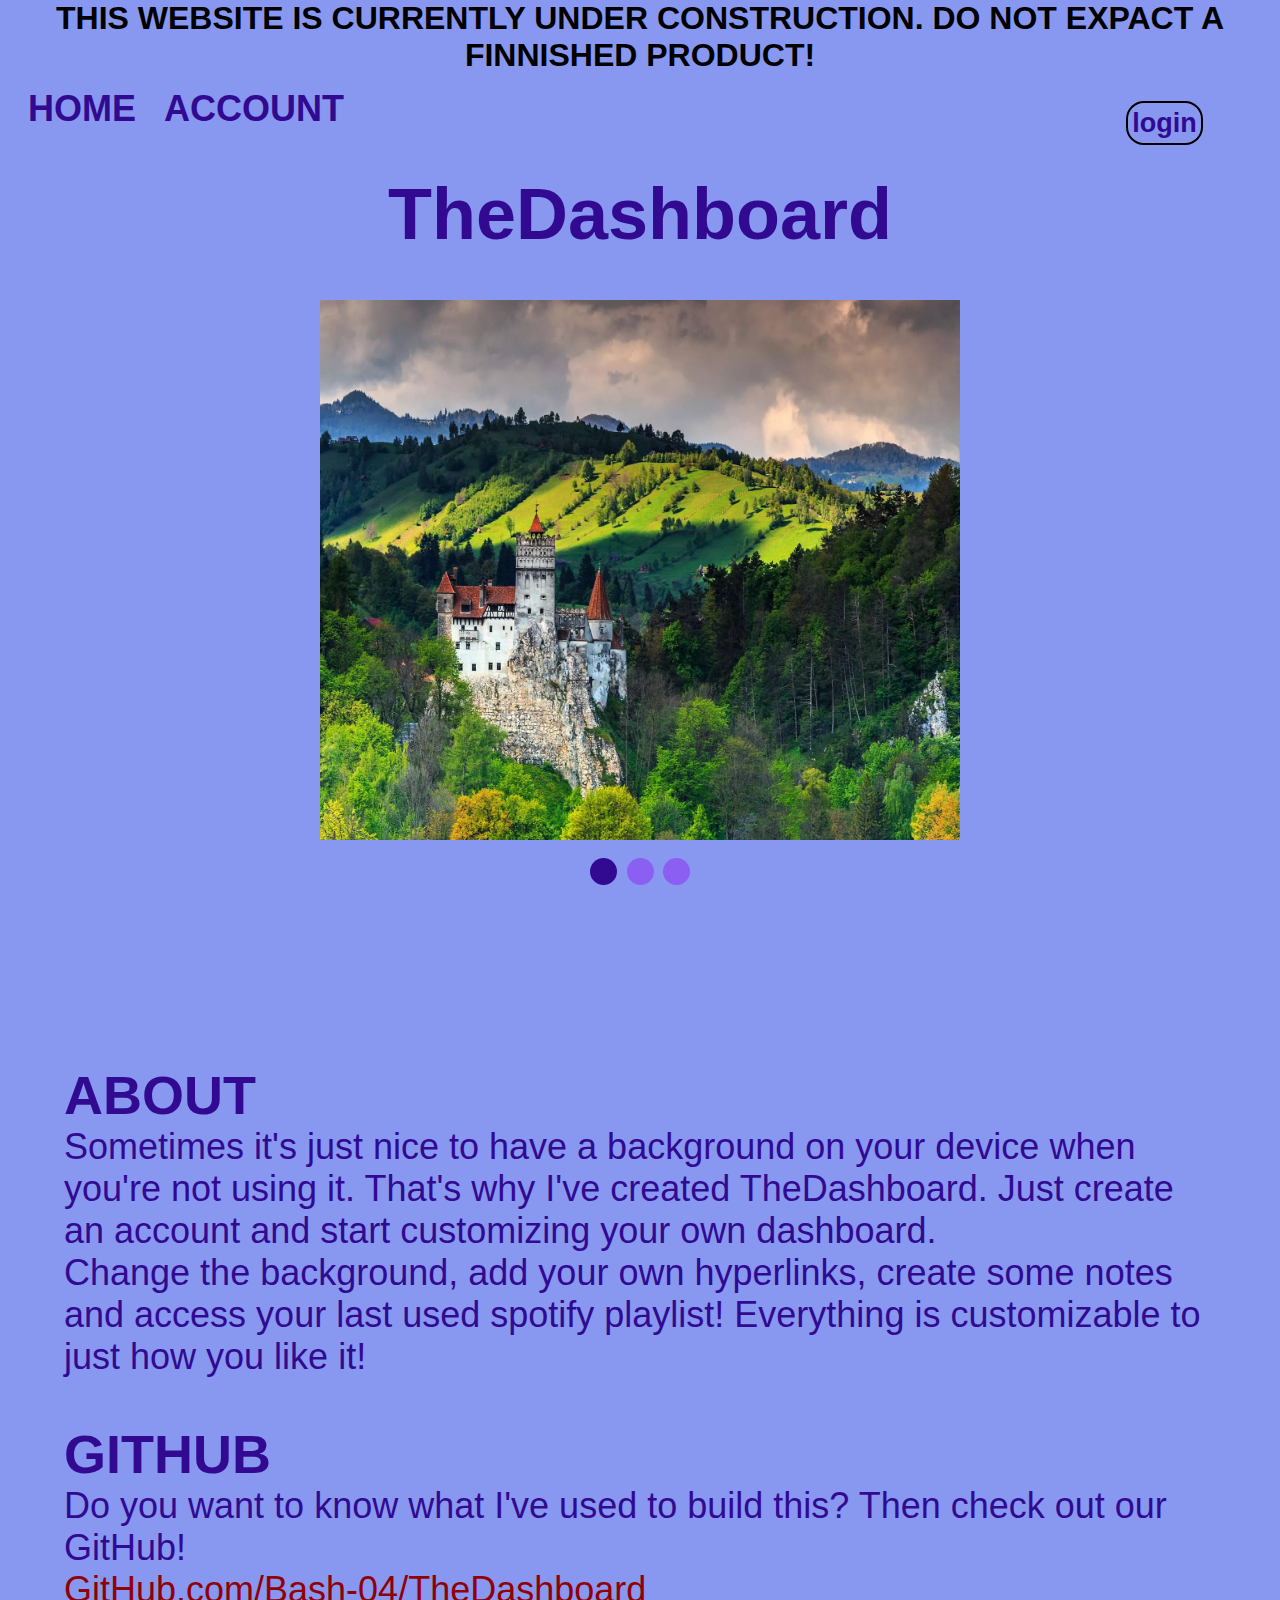
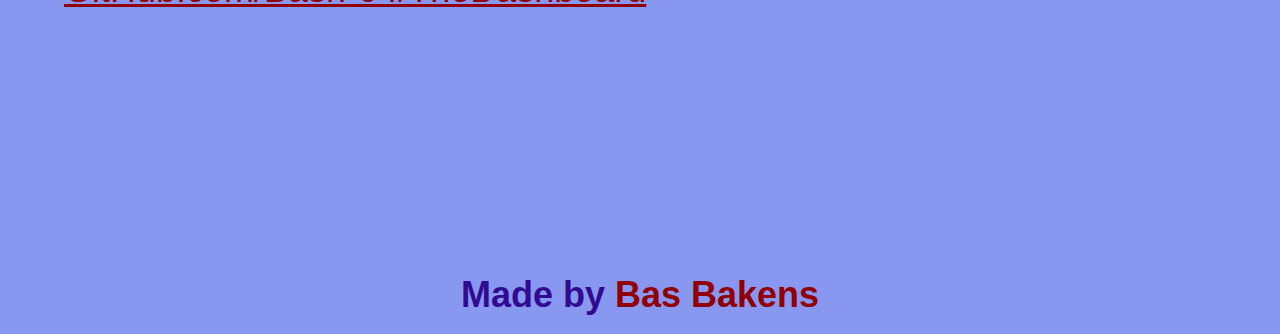
<file: web/index.html>
<!doctype html>
<html>
    <head>
        <meta name="viewport" consent="with=device-width, initial-scale=1">
        <title>TheDashboard</title>
<!--linking-->
        <link rel="stylesheet" href="./src/css/general.css">
        <link rel="stylesheet" href="./src/css/main.css">
    </head>
    <body>
<!--construction-->
        <section class="construction">
            <h1>THIS WEBSITE IS CURRENTLY UNDER CONSTRUCTION. DO NOT EXPACT A FINNISHED PRODUCT!</h1>
        </section>
        
        <section class="header">
<!--navigation-->
            <section class="navbar">
    <!--nav-->
                <section class="nav">
                <nav>
                    <ul>
                        <li><a href="./">HOME</a></li>
                        <li><a href="./u/default/account/">ACCOUNT</a></li>
                    </ul>
                </nav>
                </section>
    <!--account-->
                <section class="account">
        <!--login-->
                    <div class="login" id="google-login">
                        <a href="/u/default/account/">login</a>
                    </div>
                </section>
            </section>

<!--main header-->
            <section class="box1">
                <h1>TheDashboard</h1>
                <div class="imageslider">
                    <img class="slide" src="./src/images/background/bran-castle-romania.jpg">
                    <img class="slide" src="./src/images/background/5052518926610576400.jpg">
                    <img class="slide" src="./src/images/background/284466.jpg">

                    <div class="dots">
                    <span class="dot" onclick="currentSlide(1)"></span>
                    <span class="dot" onclick="currentSlide(2)"></span>
                    <span class="dot" onclick="currentSlide(3)"></span> 
                    </div>
                </div>
            </section>
            <script src="./src/function/image-slider.js"></script>
        </section>

<!--middenstuk-->
        <section class="middenstuk">
            <section class="tb">
                <h1>ABOUT</h1>
                <p>
                    Sometimes it's just nice to have a background on your device when you're not using it. 
                    That's why I've created TheDashboard.
                    Just create an account and start customizing your own dashboard. 
                </p>
                <p>
                    Change the background, add your own hyperlinks, create some notes and access your last used spotify playlist!
                    Everything is customizable to just how you like it!
                </p>
            </section>
            <section class="tb">
                <h1>GITHUB</h1>
                <p>
                    Do you want to know what I've used to build this? Then check out our GitHub!
                </p>
                <a href="https://github.com/Bash-04/TheDashboard" target="_blank">GitHub.com/Bash-04/TheDashboard</a>
            </section>
        </section>
<!--footer-->
        <section class="footer"></section>
<!--credit-->
        <section class="credit">
            <h1>Made by <a href="https://basbakens.ga" target="_blank">Bas Bakens</a></h1>
        </section>
    </body>
</html>
</file>
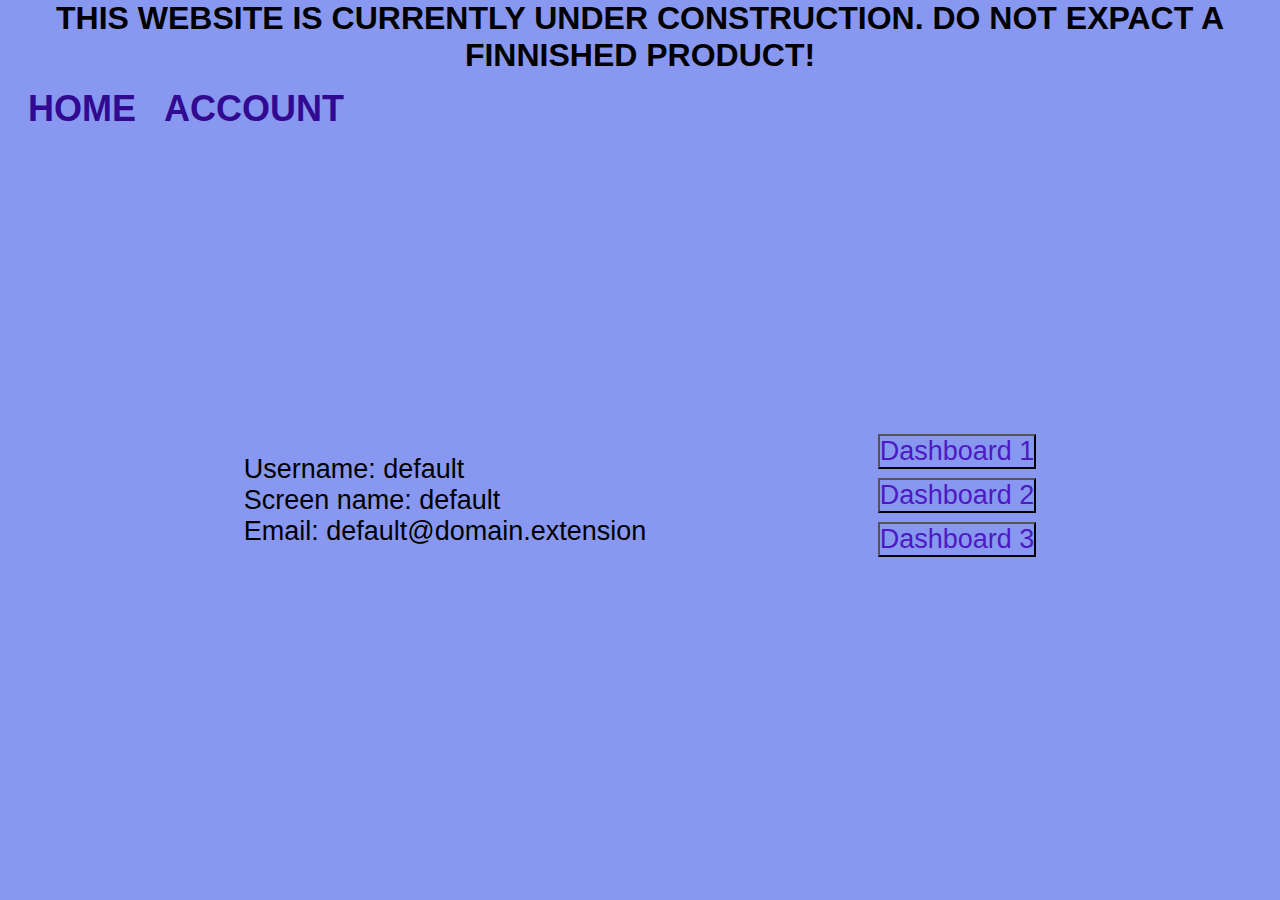
<file: web/u/default/account/index.html>
<!doctype html>
<html>
    <head>
        <meta name="viewport" consent="with=device-width, initial-scale=1">
        <title>default</title>
<!--linking-->
        <link rel="stylesheet" href="../../../src/css/general.css">
        <link rel="stylesheet" href="../../../src/css/user.css">
    </head>
    <body>
<!--construction-->
        <section class="construction">
            <h1>THIS WEBSITE IS CURRENTLY UNDER CONSTRUCTION. DO NOT EXPACT A FINNISHED PRODUCT!</h1>
        </section>
        
<!--navigation-->
        <section class="navbar">
            <nav>
    <!--nav-->
                <section class="nav">
                <nav>
                    <ul>
                        <li><a href="../../../">HOME</a></li>
                        <li><a href="./">ACCOUNT</a></li>
                    </ul>
                </nav>
                </section>
            </nav>
        </section>
<!--user-->
        <section class="user">
            <section class="user-information">
                <div id="username">Username: default</div>
                <div id="screen-name">Screen name: default</div>
                <div id="email">Email: default@domain.extension</div>
            </section>
            <section class="dashboards">
                <button id="dashboard"><a href="../dashboard/1">Dashboard 1</a></button>
                <button id="dashboard"><a href="../dashboard/2">Dashboard 2</a></button>
                <button id="dashboard"><a href="../dashboard/3">Dashboard 3</a></button>
            </section>
        </section>
    </body>
</html>
</file>
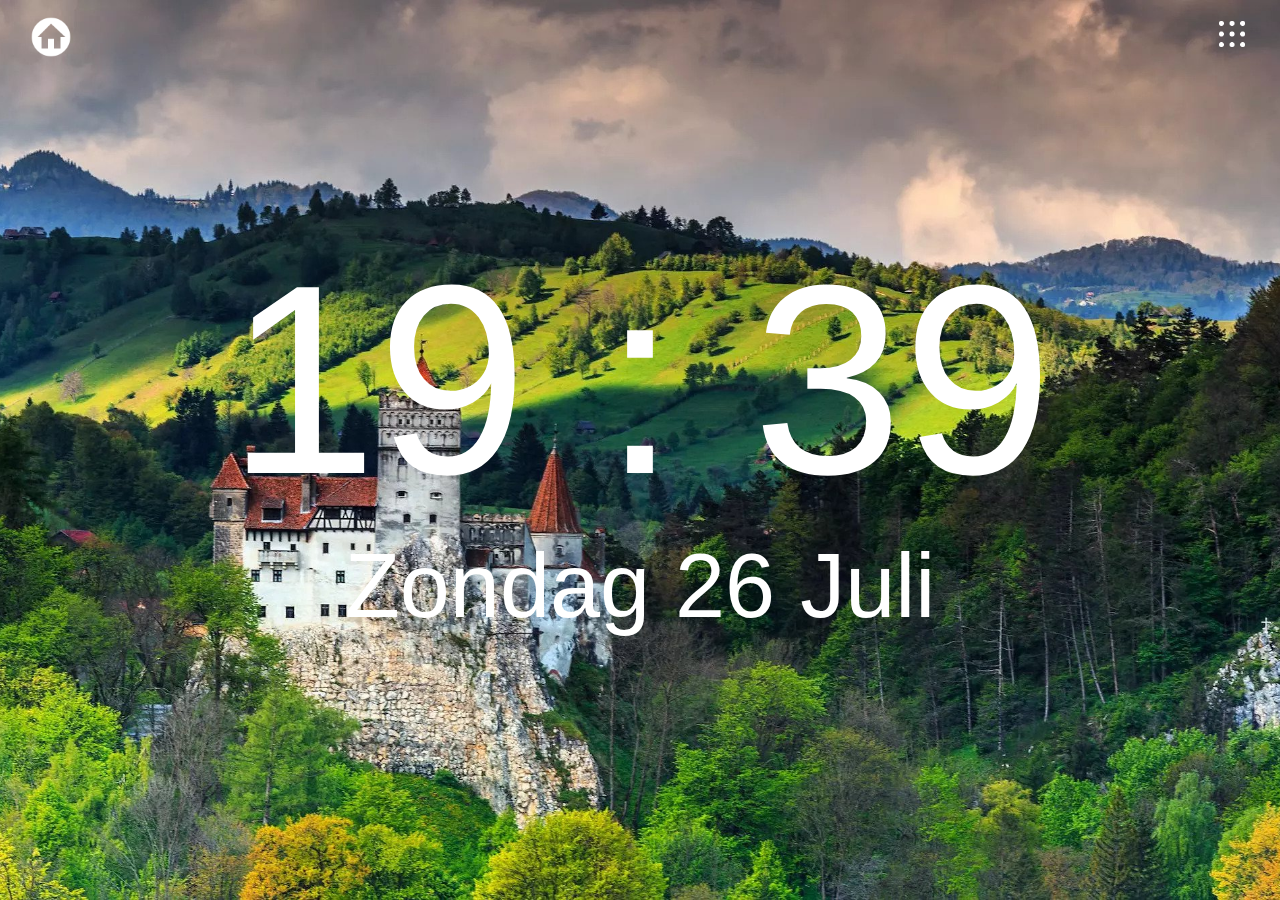
<file: web/u/default/dashboard/1.html>
<!doctype html>
<html>
    <head>
        <meta name="viewport" consent="with=device-width, initial-scale=1">
        <title>dashboard</title>
<!--linking-->
        <link rel="stylesheet" href="../../../src/css/general.css">
        <link rel="stylesheet" href="../../../src/css/dashboard.css">
        <link rel="stylesheet" href="https://cdnjs.cloudflare.com/ajax/libs/font-awesome/6.0.0-beta2/css/all.min.css" integrity="sha512-YWzhKL2whUzgiheMoBFwW8CKV4qpHQAEuvilg9FAn5VJUDwKZZxkJNuGM4XkWuk94WCrrwslk8yWNGmY1EduTA==" crossorigin="anonymous" referrerpolicy="no-referrer" />
        <link rel="stylesheet" href="../../../src/css/colorjoe.css">
        <script src="../../../src/function/colorjoe.min.js"></script>
    </head>
    <body>
        <section class="dashboard" id="dashb-backgr" style="background-image: url('../../../src/images/background/bran-castle-romania.jpg');">
<!--navigation-->
            <section class="navbar">
    <!--nav-->
                <section class="nav">
                <nav>
                    <ul>
                        <li><a href="../../../"><img src="../../../src/icons/home-circle-white.png"></a></li>
                    </ul>
                </nav>
                </section>
                <div class="dotmenu">
                    <img id="dotmenu" src="../../../src/icons/dot-menu_white.png" style="height: 40px; width: 40px;">
                </div>
            </section>

<!--script menu-->
<script src="../../../src/function/dotmenu.js"></script>

<!--menu-->
<section class="menu" style="display: none;" id="menu">
    <div id="button">
        <a href="../account/"><img src="../../../src/images/menu/account.png"></a>
        <h5>Account</h5>
    </div>
    <div id="opensettings">
        <img src="../../../src/images/menu/settings.png">
        <h5>Settings</h5>
    </div>
    <div id="button">
        <a href="https://mail.google.com" target="_blank"><img src="../../../src/images/menu/gmail.png"></a>
        <h5>Gmail</h5>
    </div>
    <div id="notedopen">
        <img src="../../../src/icons/noted.png">
        <h1>Noted</h1>
    </div>
    <div id="button">
        <a href="https://google.com" target="_blank"><img src="../../../src/images/menu/google.png"></a>
        <h5>Google</h5>
    </div>
    <div id="button">
        <a href="https://youtube.com" target="_blank"><img src="../../../src/images/menu/youtube.png"></a>
        <h5>YouTube</h5>
    </div>
    <div id="button">
        <a href="https://open.spotify.com" target="_blank"><img src="../../../src/images/menu/spotify.png"></a>
        <h5>Spotify</h5>
    </div>
    <div id="button">
        <a href="https://facebook.com" target="_blank"><img src="../../../src/images/menu/facebook.png"></a>
        <h5>FaceBook</h5>
    </div>
    <div id="button">
        <a href="https://instagram.com" target="_blank"><img src="../../../src/images/menu/instagram.png"></a>
        <h5>Instagram</h5>
    </div>
    <div id="button">
        <a href="https://twitter.com" target="_blank"><img src="../../../src/images/menu/twitter.png"></a>
        <h5>Twitter</h5>
    </div>
    <div id="button">
        <a href="https://tiktok.com" target="_blank"><img src="../../../src/images/menu/tiktok.png"></a>
        <h5>TikTok</h5>
    </div>
    <div id="button">
        <a href="https://twitch.tv" target="_blank"><img src="../../../src/images/menu/twitch.png"></a>
        <h5>Twitch</h5>
    </div>
    <div id="button">
        <a href="https://reddit.com" target="_blank"><img src="../../../src/images/menu/reddit.png"></a>
        <h5>Reddit</h5>
    </div>
    <div id="button">
        <a href="https://linkedin.com" target="_blank"><img src="../../../src/images/menu/linkedin.png"></a>
        <h5>LinkedIn</h5>
    </div>
    <div id="button">
        <a href="https://discord.com" target="_blank"><img src="../../../src/images/menu/discord.png"></a>
        <h5>Discord</h5>
    </div>
    <div id="button">
        <a href="https://github.com" target="_blank"><img src="../../../src/images/menu/github.png"></a>
        <h5>Github</h5>
    </div>
    <div id="button">
        <a href="https://github.com/Bash-04/" target="_blank"><img src="../../../src/images/menu/bash.png"></a>
        <h5>Developer</h5>
    </div>
</section>

<!--settings-->
<section class="settings" id="settings" style="display: none;">
    <div class="topbar">
        <h5>settings</h5>
        <button id="closesettings">x</button>
    </div>
    <div class="hr">
        <hr>
    </div>
    <!--mid section-->
    <section class="mid">
        <!--sidebar-->
        <div class="sidebar">
            <div class="sidebarbtn" id="open-theme-editor">
                <h4>Theme</h4>
            </div>
            <div class="sidebarbtn" id="open-menu-editor">
                <h4>Menu</h4>
            </div>
            <div class="sidebarbtn" id="open-noted-settings">
                <h4>Noted</h4>
            </div>
            <hr>
            <div class="sidebarbtn" id="open-reset-settings">
                <h4>Reset settings</h4>
            </div>
            <hr>
            <div class="sidebarbtn" id="open-dev">
                <h4>Developer</h4>
            </div>
        </div>

        <!--settings display-->
        <section class="settingsdisplay">
            <div id="theme-editor" style="display: block;">
                <h1>Theme</h1>
                <h2>Background</h2>
                <h3>Colors</h3>
                <div class="color-backgr">
                    <div class="color" id="red"></div>
                    <div class="color" id="orange"></div>
                    <div class="color" id="yellow"></div>
                    <div class="color" id="green"></div>
                    <div class="color" id="cyan"></div>
                    <div class="color" id="blue"></div>
                    <div class="color" id="purple"></div>
                    <div class="color" id="magenta"></div>
                    <div class="color" id="pink"></div>
                    <div class="color" id="black"></div>
                    <div class="color" id="white"></div>
                    <div class="color" id="opencolorpicker"><img src="../../../src/icons/pipet.png"></div>
                </div>
                <h3>Images</h3>
                <div class="image-backgr">
                    <div class="image" id="bran-castle-romania"><img src="../../../src/images/background/bran-castle-romania.jpg"></div>
                    <div class="image" id="5052518926610576400"><img src="../../../src/images/background/5052518926610576400.jpg"></div>
                    <div class="image" id="284466"><img src="../../../src/images/background/284466.jpg"></div>
                    <div class="image" id="2637771"><img src="../../../src/images/background/2637771.jpg"></div>
                    <div class="image" id="bg-light"><img src="../../../src/images/background/bg-light.jpg"></div>
                    <div class="image" id="hero"><img src="../../../src/images/background/hero.jpg"></div>
                </div>
            </div>
            <section id="colorpicker" style="display: none;">
                <div class="topbar">
                    <h6 id="closecolorpicker">CLOSE</h6>
                    <h6 id="openinfobox">HELP</h6>
                </div>
                <div class="container">
                    <div class="colorjoe"></div>
                    <div class="config">
                        <div class="config-title">Selected Color</div>
                        <div class="selected-color-text"></div>
                        <div class="selected-color"></div>
                        <div class="saved-color-title">Saved Colors</div>
                            <div class="saved-color" oncontextmenu="return false"></div>
                            <div class="saved-color" oncontextmenu="return false"></div>
                            <div class="saved-color" oncontextmenu="return false"></div>
                            <div class="saved-color" oncontextmenu="return false"></div>
                            <div class="saved-color" oncontextmenu="return false"></div>
                            <div class="saved-color" oncontextmenu="return false"></div>
                    </div>
                </div>
            </section>

            <!--Information-->
            <section id="information-box" style="display: none;">
                <div class="topbar">
                    <h6 id="closeinfobox">CLOSE</h6>
                </div>
                <div class="information">
                    <div class="mouse-info">
                        <h5>Left mouse click</h5>
                        <p>Select a saved color by clicking on it.</p>
                        <br>
                        <h5>Right mouse click</h5>
                        <p>Save a color by right clicking on the box you want it to be saved in.</p>
                    </div>
                </div>
            </section>

            <script src="../../../src/function/config-colorjoe.js"></script>
            <div id="menu-editor" style="display: none;">
                <h2>Menu</h2>
            </div>
            <div id="noted-settings" style="display: none;">
                <h2>Noted</h2>
            </div>
            <div id="reset-settings" style="display: none;">
                <h2>Reset settings</h2>
            </div>
            <div id="dev" style="display: none;">
                <h2>Developer</h2>
                <a href="https://github.com/bash-04" target="_blank">
                    <h3>Bas Bakens</h3>
                </a>
            </div>
        </section>
    </section>
</section>

<script src="../../../src/function/settings.js"></script>

<!--draggable noteblock-->
            <section class="noteblock" id="noted" style="display: none; top: 210px; left: 20px;">
                <h5 id="notedclose">close</h5>
                <h1 id="drag">Noted</h1>
                <div class="notes">
                    <textarea name="" rows="13" placeholder="When you refresh this page your notes will be gone. So save them somewhere for yourself."></textarea>
                </div>
            </section>
            <script src="../../../src/function/draggable-div.js"></script>
            <script src="../../../src/function/noted.js"></script>

<!--time/date-->
            <section class="time-date">
                <div class="time" id="time"></div>
                <div class="date" id="date"></div>
            </section>
                
            <script src="../../../src/function/localtime.js"></script>
            <script src="../../../src/function/localdate.js"></script>

        </section>
        
    </body>
</html>
</file>
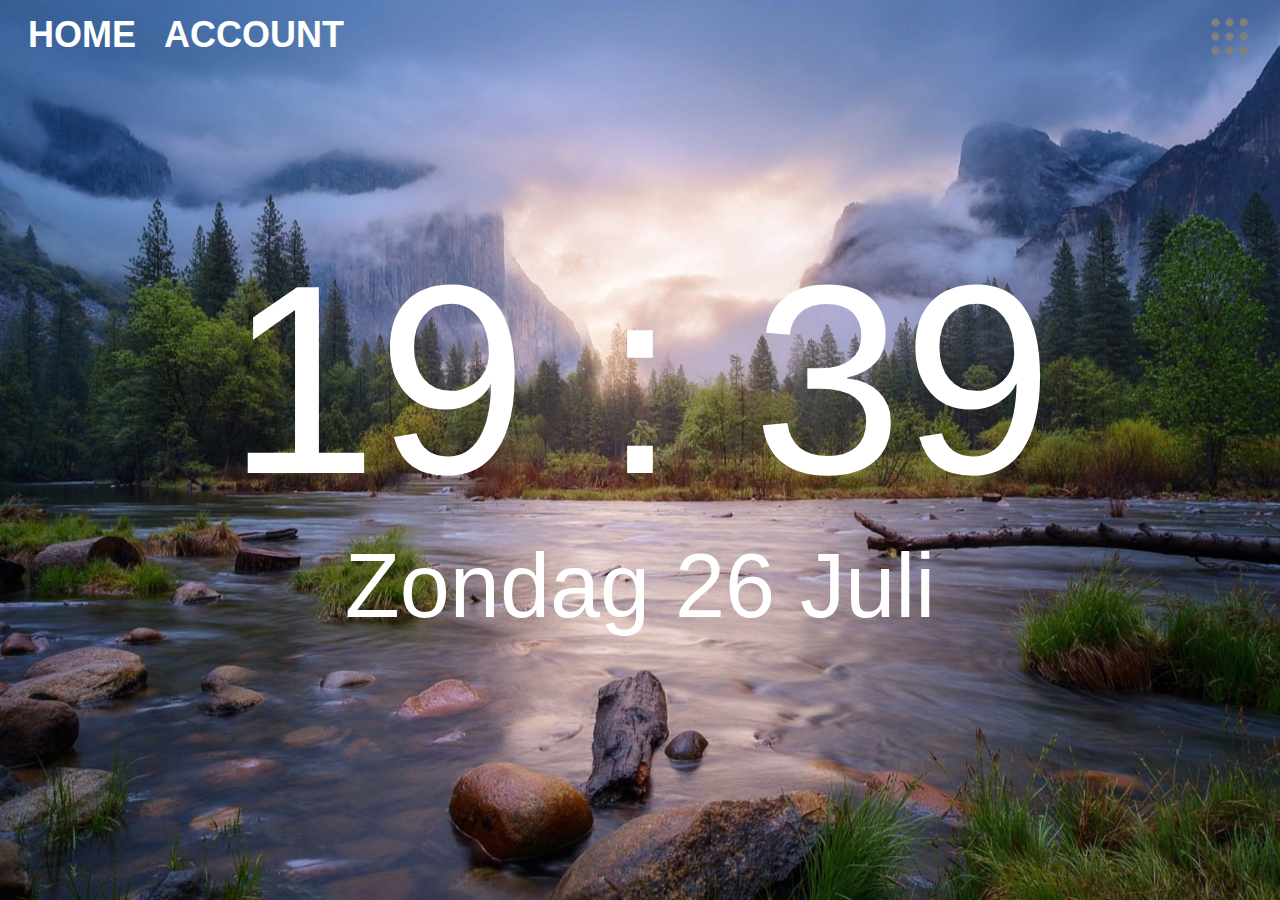
<file: web/u/default/dashboard/2.html>
<!doctype html>
<html>
    <head>
        <meta name="viewport" consent="with=device-width, initial-scale=1">
        <title>dashboard</title>
<!--linking-->
        <link rel="stylesheet" href="../../../src/css/general.css">
        <link rel="stylesheet" href="../../../src/css/dashboard.css">
        <link rel="stylesheet" href="https://cdnjs.cloudflare.com/ajax/libs/font-awesome/6.0.0-beta2/css/all.min.css" integrity="sha512-YWzhKL2whUzgiheMoBFwW8CKV4qpHQAEuvilg9FAn5VJUDwKZZxkJNuGM4XkWuk94WCrrwslk8yWNGmY1EduTA==" crossorigin="anonymous" referrerpolicy="no-referrer" />
    </head>
    <body>
        <section class="dashboard" style="background-image: url('../../../src/images/background/5052518926610576400.jpg');">
<!--navigation-->
            <section class="navbar">
    <!--nav-->
                <section class="nav">
                <nav>
                    <ul>
                        <li><a href="../../../">HOME</a></li>
                        <li><a href="../account/">ACCOUNT</a></li>
                    </ul>
                </nav>
                </section>
                <div class="dotmenu">
                    <img id="dotmenu" src="../../../src/icons/dot-menu_gray.png" style="height: 5vmin; max-height: 5vmin; width: 5vmin; max-width: 5vmin;">
                </div>
            </section>
            
<!--script dotmenu-->
<script src="../../../src/function/dotmenu.js"></script>

<!--menu-->
<section class="menu" style="display: none;" id="menu">
    <div id="button">
        <a href="../account/"><img src="../../../src/images/menu/account.png"></a>
        <h5>Account</h5>
    </div>
    <div id="button">
        <div id="settings"><img src="../../../src/images/menu/settings.png"></div>
        <h5>Settings</h5>
    </div>
    <div id="button">
        <a href="https://mail.google.com" target="_blank"><img src="../../../src/images/menu/gmail.png"></a>
        <h5>Gmail</h5>
    </div>
    <div id="notedopen">
        <img src="../../../src/icons/noted.png">
        <h1>Noted</h1>
    </div>
    <div id="button">
        <a href="https://google.com" target="_blank"><img src="../../../src/images/menu/google.png"></a>
        <h5>Google</h5>
    </div>
    <div id="button">
        <a href="https://youtube.com" target="_blank"><img src="../../../src/images/menu/youtube.png"></a>
        <h5>YouTube</h5>
    </div>
    <div id="button">
        <a href="https://open.spotify.com" target="_blank"><img src="../../../src/images/menu/spotify.png"></a>
        <h5>Spotify</h5>
    </div>
    <div id="button">
        <a href="https://facebook.com" target="_blank"><img src="../../../src/images/menu/facebook.png"></a>
        <h5>FaceBook</h5>
    </div>
    <div id="button">
        <a href="https://instagram.com" target="_blank"><img src="../../../src/images/menu/instagram.png"></a>
        <h5>Instagram</h5>
    </div>
    <div id="button">
        <a href="https://twitter.com" target="_blank"><img src="../../../src/images/menu/twitter.png"></a>
        <h5>Twitter</h5>
    </div>
    <div id="button">
        <a href="https://tiktok.com" target="_blank"><img src="../../../src/images/menu/tiktok.png"></a>
        <h5>TikTok</h5>
    </div>
    <div id="button">
        <a href="https://twitch.tv" target="_blank"><img src="../../../src/images/menu/twitch.png"></a>
        <h5>Twitch</h5>
    </div>
    <div id="button">
        <a href="https://reddit.com" target="_blank"><img src="../../../src/images/menu/reddit.png"></a>
        <h5>Reddit</h5>
    </div>
    <div id="button">
        <a href="https://linkedin.com" target="_blank"><img src="../../../src/images/menu/linkedin.png"></a>
        <h5>LinkedIn</h5>
    </div>
    <div id="button">
        <a href="https://discord.com" target="_blank"><img src="../../../src/images/menu/discord.png"></a>
        <h5>Discord</h5>
    </div>
    <div id="button">
        <a href="https://github.com" target="_blank"><img src="../../../src/images/menu/github.png"></a>
        <h5>Github</h5>
    </div>
    <div id="button">
        <a href="https://github.com/Bash-04/" target="_blank"><img src="../../../src/images/menu/bash.png"></a>
        <h5>Developer</h5>
    </div>
</section>

<!--draggable noteblock-->
            <section class="noteblock" id="noted" style="display: none; top: 150px; left: 20px;">
                <h5 id="notedclose">close</h5>
                <h1 id="drag">Noted</h1>
                <div class="notes">
                    <textarea name="" rows="13" placeholder="When you refresh this page your notes will be gone. So save them somewhere for yourself."></textarea>
                </div>
            </section>
            <script src="../../../src/function/draggable-div.js"></script>
            <script src="../../../src/function/noted.js"></script>

<!--time/date-->
            <section class="time-date">
                <div class="time" id="time"></div>
                <div class="date" id="date"></div>
            </section>
        </section>
        <script src="../../../src/function/localtime.js"></script>
        <script src="../../../src/function/localdate.js"></script>
    </body>
</html>
</file>
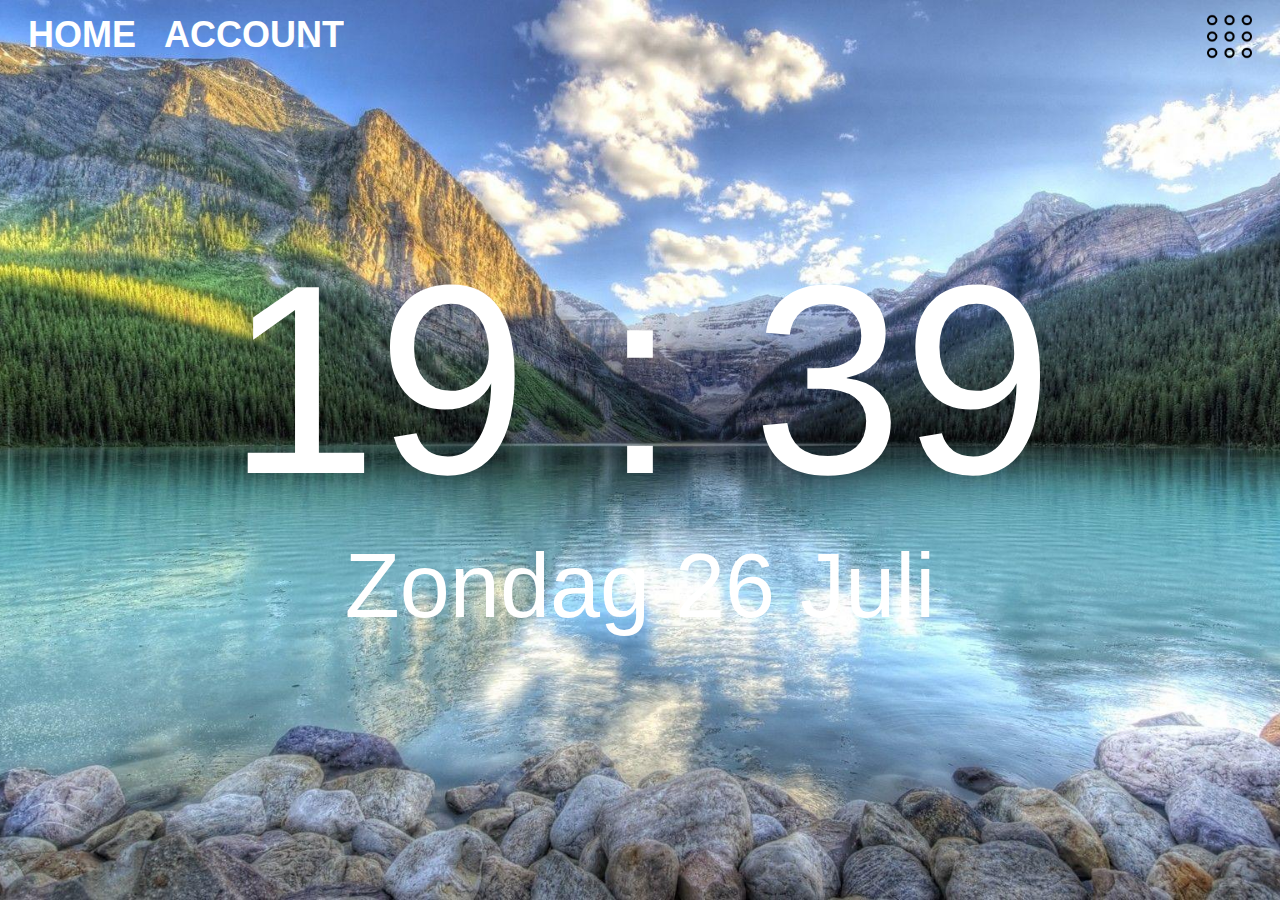
<file: web/u/default/dashboard/3.html>
<!doctype html>
<html>
    <head>
        <meta name="viewport" consent="with=device-width, initial-scale=1">
        <title>dashboard</title>
<!--linking-->
        <link rel="stylesheet" href="../../../src/css/general.css">
        <link rel="stylesheet" href="../../../src/css/dashboard.css">
        <link rel="stylesheet" href="https://cdnjs.cloudflare.com/ajax/libs/font-awesome/6.0.0-beta2/css/all.min.css" integrity="sha512-YWzhKL2whUzgiheMoBFwW8CKV4qpHQAEuvilg9FAn5VJUDwKZZxkJNuGM4XkWuk94WCrrwslk8yWNGmY1EduTA==" crossorigin="anonymous" referrerpolicy="no-referrer" />
    </head>
    <body>
        <section class="dashboard" style="background-image: url('../../../src/images/background/284466.jpg');">
<!--navigation-->
            <section class="navbar">
    <!--nav-->
                <section class="nav">
                <nav>
                    <ul>
                        <li><a href="../../../">HOME</a></li>
                        <li><a href="../account/">ACCOUNT</a></li>
                    </ul>
                </nav>
                </section>
                <div class="dotmenu">
                    <img id="dotmenu" src="../../../src/icons/dot-menu_black-border.png" style="height: 5vmin; max-height: 5vmin; width: 5vmin; max-width: 5vmin;">
                </div>
            </section>
            
<!--script dotmenu-->
<script src="../../../src/function/dotmenu.js"></script>

<!--menu-->
<section class="menu" style="display: none;" id="menu">
    <div id="button">
        <a href="../account/"><img src="../../../src/images/menu/account.png"></a>
        <h5>Account</h5>
    </div>
    <div id="button">
        <div id="settings"><img src="../../../src/images/menu/settings.png"></div>
        <h5>Settings</h5>
    </div>
    <div id="button">
        <a href="https://mail.google.com" target="_blank"><img src="../../../src/images/menu/gmail.png"></a>
        <h5>Gmail</h5>
    </div>
    <div id="notedopen">
        <img src="../../../src/icons/noted.png">
        <h1>Noted</h1>
    </div>
    <div id="button">
        <a href="https://google.com" target="_blank"><img src="../../../src/images/menu/google.png"></a>
        <h5>Google</h5>
    </div>
    <div id="button">
        <a href="https://youtube.com" target="_blank"><img src="../../../src/images/menu/youtube.png"></a>
        <h5>YouTube</h5>
    </div>
    <div id="button">
        <a href="https://open.spotify.com" target="_blank"><img src="../../../src/images/menu/spotify.png"></a>
        <h5>Spotify</h5>
    </div>
    <div id="button">
        <a href="https://facebook.com" target="_blank"><img src="../../../src/images/menu/facebook.png"></a>
        <h5>FaceBook</h5>
    </div>
    <div id="button">
        <a href="https://instagram.com" target="_blank"><img src="../../../src/images/menu/instagram.png"></a>
        <h5>Instagram</h5>
    </div>
    <div id="button">
        <a href="https://twitter.com" target="_blank"><img src="../../../src/images/menu/twitter.png"></a>
        <h5>Twitter</h5>
    </div>
    <div id="button">
        <a href="https://tiktok.com" target="_blank"><img src="../../../src/images/menu/tiktok.png"></a>
        <h5>TikTok</h5>
    </div>
    <div id="button">
        <a href="https://twitch.tv" target="_blank"><img src="../../../src/images/menu/twitch.png"></a>
        <h5>Twitch</h5>
    </div>
    <div id="button">
        <a href="https://reddit.com" target="_blank"><img src="../../../src/images/menu/reddit.png"></a>
        <h5>Reddit</h5>
    </div>
    <div id="button">
        <a href="https://linkedin.com" target="_blank"><img src="../../../src/images/menu/linkedin.png"></a>
        <h5>LinkedIn</h5>
    </div>
    <div id="button">
        <a href="https://discord.com" target="_blank"><img src="../../../src/images/menu/discord.png"></a>
        <h5>Discord</h5>
    </div>
    <div id="button">
        <a href="https://github.com" target="_blank"><img src="../../../src/images/menu/github.png"></a>
        <h5>Github</h5>
    </div>
    <div id="button">
        <a href="https://github.com/Bash-04/" target="_blank"><img src="../../../src/images/menu/bash.png"></a>
        <h5>Developer</h5>
    </div>
</section>

<!--draggable noteblock-->
            <section class="noteblock" id="noted" style="display: none; top: 210px; left: 20px;">
                <h5 id="notedclose">close</h5>
                <h1 id="drag">Noted</h1>
                <div class="notes">
                    <textarea name="" rows="13" placeholder="When you refresh this page your notes will be gone. So save them somewhere for yourself."></textarea>
                </div>
            </section>
            <script src="../../../src/function/draggable-div.js"></script>
            <script src="../../../src/function/noted.js"></script>

<!--time/date-->
            <section class="time-date">
                <div class="time" id="time"></div>
                <div class="date" id="date"></div>
            </section>
        </section>
        <script src="../../../src/function/localtime.js"></script>
        <script src="../../../src/function/localdate.js"></script>
    </body>
</html>
</file>
<file: web/src/css/general.css>
/*general*/
* {
    margin: 0;
    padding: 0;
    background-color: #8898f0;
    font-family: Arial, Helvetica, sans-serif;
}

/*CONSTRUCTION*/
.construction{
    color: #000;
    text-align: center;
}

/*navigation*/
.navbar{
    justify-content: space-between;
    display: flex;
    height: 10vh;
}
.nav{
    margin-top: 14px;
}
.nav ul{
    margin-left: 28px;
    display: flex;
}
.nav ul li{
    margin-right: 28px;
    list-style: none;
}
.nav img{
    height: 46px;
    width: 46px;
}
.nav a{
    font-size: 4vmin;
    font-weight: 600;
    color: #320a91;
    text-decoration: none;
}
.nav a:hover{
    color: #910007;
}
.dotmenu{
    position: relative;
    margin: 14px 28px;
    cursor: pointer;
    user-select: none;
}

/*menu*/
.menu{
    flex-wrap: wrap;
    justify-content: space-evenly;
    position: fixed;
    z-index: 3;
    background-color: white;
    max-height: 400px;
    max-width: 300px;
    top: 60px;
    right: 28px;
    overflow-y: scroll;
    border-radius: 10px;
}
.menu #button{
    text-align: center;
    margin: 8px;
    padding: 2px;
    max-height: 69px;
    width: 70px;
    max-width: 70px;
}
.menu #button img{
    height: 50px;
    width: 50px;
    max-height: 50px;
    max-width: 50px;
}
.menu #button h5{
    overflow: hidden;
    text-overflow: ellipsis;
    cursor: default;
}

.menu #opensettings{
    text-align: center;
    margin: 8px;
    padding: 2px;
    max-height: 69px;
    width: 70px;
    max-width: 70px;
    cursor: pointer;
}
.menu #opensettings img{
    height: 50px;
    width: 50px;
    max-height: 50px;
    max-width: 50px;
}
.menu #opensettings h5{
    overflow: hidden;
    text-overflow: ellipsis;
    cursor: default;
}

.menu #notedopen{
    display: flex;
    flex-wrap: wrap;
    text-align: center;
    margin: 8px;
    padding: 2px;
    height: 50px;
    max-height: 50px;
    width: 250px;
    max-width: 250px;
    border: solid rgb(192, 180, 126);
    border-radius: 20px;
    cursor: pointer;
}
.menu #notedopen h1{
    margin-left: 36px;
    margin-top: 8px;
    font-size: xx-large;
    cursor: pointer;
}
.menu #notedopen img{
    margin-top: 5px;
    margin-left: 5px;
    width: 40px;
    height: 40px;
}

/*settings*/
.settings{
    z-index: 9999;
    position: fixed;
    background-color: #fff;
    top: 2vh;
    left: 1vw;
    height: 96vh;
    width: 98vw;
}
.settings .topbar{
    display: flex;
    position: fixed;
    height: 26px;
    width: 98vw;
}
.settings .topbar h5{
    font-size: 15px;
    font-weight: 500;
    margin-top: .5vh;
    margin-left: 10px;
    cursor: default;
}
.settings .topbar #closesettings{
    margin-left: auto;
    border: none;
    height: 26px;
    width: 45px;
    font-size: larger;
}
.settings .topbar #closesettings:hover{
    transition: .2s;
    background-color: rgb(221, 39, 39);
    cursor: pointer;
}
.settings .hr hr{
    width: 100%;
    margin-top: 25px;
}
    /*settings mid section*/
    .settings .mid{
        display: flex;
        flex-direction: row;
        height: 91vh;
        width: 98vw;
    }
    .settings .mid .sidebar{
        margin-top: 10px;
        margin-left: 10px;
        display: flex;
        flex-direction: column;
        align-items: baseline;
        align-self: baseline;
    }
    .settings .mid .sidebar .sidebarbtn{
        color: #000;
        height: 30px;
        cursor: pointer;
    }
    .settings .mid .sidebar .sidebarbtn:hover{
        color: red;
        height: 30px;
    }
    .settings .mid .sidebar .sidebarbtn h4{
        font-size: medium;
        font-weight: 600;
    }

    .settings .mid .sidebar hr{
        width: 180px;
        margin-bottom: 10px;
    }
    .settings .mid a{
        color: #000;
        text-decoration: none;
    }
    .settings .mid a:hover{
        color: red;
    }
        /*settingsdisplay*/
        .settings .mid .settingsdisplay{
            overflow-y: auto;
            overflow-x: auto;
            width: 100vw;
        }
        .settings .mid .settingsdisplay h1, .settings .mid .settingsdisplay h2, .settings .mid .settingsdisplay h3{
            margin-top: 10px;
            margin-left: 10px;
        }
        .settings .mid .settingsdisplay h1{
            font-size: xx-large;
        }
        .settings .mid .settingsdisplay h2{
            font-size: x-large;
        }
        .settings .mid .settingsdisplay h3{
            font-size: larger;
        }
            /*background-changer color*/
            .settingsdisplay .color-backgr{
                overflow: auto;
                justify-content: center;
                display: -webkit-box;
                flex-wrap: wrap;
                margin-top: 10px;
                margin-left: 0px;
                height: 240px;
                width: 720px;
                max-width: -webkit-fill-available;
            }
            .settingsdisplay .color-backgr .color{
                margin-left: 10px;
                height: 100px;
                width: 100px;
                border: solid #000 3px;
                border-radius: 100px;
                cursor: pointer;
            }
            .settingsdisplay .color-backgr .color:hover{
                margin-top: 2px;
            }
                /*color-backgr*/
                .color-backgr #red{
                    background-color: red;
                }
                .color-backgr #orange{
                    background-color: orange;
                }
                .color-backgr #yellow{
                    background-color: yellow;
                }
                .color-backgr #green{
                    background-color: green;
                }
                .color-backgr #cyan{
                    background-color: cyan;
                }                
                .color-backgr #blue{
                    background-color: blue;
                }
                .color-backgr #purple{
                    background-color: purple;
                }
                .color-backgr #magenta{
                    background-color: magenta;
                }
                .color-backgr #pink{
                    background-color: pink;
                }
                .color-backgr #black{
                    background-color: gray;
                }
                .color-backgr #white{
                    background-color: gray;
                }
                .color-backgr #opencolorpicker img{
                    margin: 20px;
                    height: 60px;
                    width: 60px;
                }

            /*background-changer image*/
            .settingsdisplay .image-backgr{
                overflow: auto;
                justify-content: center;
                display: -webkit-box;
                flex-wrap: wrap;
                margin-top: 10px;
                margin-left: 0px;
                height: 270px;
                width: 800px;
                max-width: -webkit-fill-available;
            }
            .settingsdisplay .image-backgr .image{
                margin-left: 10px;
                height: 120px;
                width: 240px;
                border: solid #000 2px;
                border-radius: 5px;
                cursor: pointer;
            }
            .settingsdisplay .image-backgr .image:hover{
                margin-top: 2px;
            }
            .settingsdisplay .image-backgr img{
                height: 120px;
                width: 240px;
            }

    #information-box{
        position: fixed;
        height: 150px;
        width: 180px;
        border: solid #bbb 1px;
        border-radius: 5px;
        background-color: white;
        margin-top: -580px;
        margin-left: 600px;
    }
    #information-box .topbar{
        height: 15px;
        padding: 5px;
    }
    #information-box .topbar h6{
        cursor: pointer;
    }
    .information{
        margin-top: 15px;
        padding: 5px;
    }
    .information p{
        font-size: small;
    }



/*credit*/
.credit h1{
    color: #320a91;
    text-align: center;
}
.credit a{
    color: #910007;
    text-decoration: none;
}
.credit a:hover{
    color: #8b5ff1;
}

@media (orientation: landscape){
.credit h1{
    font-size: 4vmin;
    margin-bottom: 2vh;
}
}
</file>
<file: web/src/css/main.css>
/*header*/
.header{
    height: 100vh;
}

/*account*/
.account{
    display: flex;
    margin-top: 3vh;
}
.login{
    margin-right: 6vw;
    height: fit-content;
    width: fit-content;
    border: .3vmin solid #000;
    border-radius: 2vmin;
    padding: .5vmin;
    cursor: pointer;
}
.login a{
    color: #320a91;
    font-size: 3vmin;
    font-weight: 600;
    text-decoration: none;
}
.login a:hover{
    color: #910007;
}

/*box1*/
.box1{
    align-items: center;
    margin-top: 1vh;
}
.box1 h1{
    color: #320a91;
    font-size: 8vmin;
    text-align: center;
}
.box1 img{
    position: flex;
    margin-top: 5vh;
    height: 60vh;
    width: 50vw;
}

/*image slider*/
.imageslider{
    position: relative;
    align-items: center;
}
.imageslider .slide{
    display: flex;
    margin-left: auto;
    margin-right: auto;
    width: 50vw;
}

.dots{
    margin-top: 2vh;
    text-align: center;
}
.dot{
    cursor: pointer;
    height: 3vmin;
    width: 3vmin;
    margin: 0 .2vw;
    background-color: #8b5ff1;
    border-radius: 50%;
    display: inline-block;
    transition: background-color .6s ease;
}
.active, .dot:hover{
    background-color: #320a91;
}

/*middenstuk*/
.middenstuk{
    height: 90vh;
    margin-top: 10vh;
}
.tb{
    margin-top: 5vh;
    margin-left: 5vw;
    margin-right: 5vw;
}
.tb h1{
    color: #320a91;
    font-size: 6vmin;
}
.tb p{
    color: #320a91;
    font-size: 4vmin;
}
.tb a{
    color: #910007;
    font-size: 4vmin;
}
.tb a:hover{
    color: #8b5ff1;
}
</file>
<file: web/src/css/user.css>
*{
    overflow: hidden;
}

/*user*/
.user{
    position: relative;
    display: flex;
    margin: 30vh 10vw 10vh 10vw;
}
.user-information{
    margin: auto auto auto auto;
    text-align: left;
    font-size: 3vmin;
}

/*dashboards*/
.dashboards{
    display: flex;
    flex-direction: column;
    margin: auto auto auto auto;
    align-items: center;
}
.dashboards a{
    font-size: 3vmin;
    color: #4d1ac4;
    text-decoration: none;
}
.dashboards a:hover{
    color: #910007;
}
#dashboard{
    margin-bottom: 1vh;
}
</file>
<file: web/src/css/dashboard.css>
*{
    background: transparent;
    overflow: hidden;
}

.dashboard{
    height: 100vh;
    width: 100vw;
    background-position: center;
    background-size: cover;
    margin: 0;
}

.nav a{
    color: #fff;
}
.nav a:hover{
    color: #8b5ff1;
}

/*noteblock*/
.noteblock{
    border-radius: 3vmin;
    background-color: rgb(192, 180, 126);
    position: absolute;
    justify-content: space-around;
    color: #000;
    height: 400px;
    width: 250px;
    z-index: 9;
}
.noteblock h1{
    font-size: 30px;
    margin-top: 20px;
    margin-left: 80px;
    cursor: all-scroll;
    height: 32px;
    width: 90px;
}
.noteblock h5{
    position: relative;
    font-size: medium;
    margin: 7px;
    margin-bottom: -20px;
    cursor: pointer;
    height: fit-content;
    width: fit-content;
}
#drag{
    z-index: 10;
}
.notes textarea{
    overflow-y: visible;
    margin-top: 5px;
    margin-left: 20px;
    width: 210px;
    border: none;
    resize: none;
}
.notes textarea{
    font-size: 20px;
    line-height: 25px;
    background: linear-gradient(transparent, transparent calc(25px - 1px), rgb(143, 134, 84) .1vh);
    background-size: 100% 25px;
}

/*time and date of today*/
.time-date{
    color: #fff;
    position: relative;
    margin-top: 15vh;
    cursor: default;
    user-select: none;
}
.time{
    cursor: default;
    position: relative;
    text-align: center;
    align-items: center;
    font-size: 30vmin;
    margin-left: 10vw;
    margin-right: 10vw;
}
.date{
    cursor: default;
    position: relative;
    text-align: center;
    align-items: center;
    font-size: 10vmin;
    margin-left: 10vw;
    margin-right: 10vw;
}
</file>
<file: web/src/css/colorjoe.css>
#colorpicker{
    background: #fff;
    box-shadow: 0 0 10px rgba(0,0,0,0.15);
    border: 1px solid #BBB;
    border-radius: 5px;
    position: absolute;
    z-index: 10;
    margin-top: -580px;
    margin-left: 90px;
    height: 290px;
    width: 480px;
    padding: 5px;
}
#colorpicker .topbar{
    z-index: 100;
    height: 12px;
    max-width: 480px;
    display: flex;
    justify-content: space-between;
}
#colorpicker .topbar h6{
    cursor: pointer;
}
.container{
    display: flex;
}
.config{
    position: relative;
    flex-grow: 1;
    margin-left: 10px;
    margin-right: 10px;
}
.config .config-title{
    padding: 5px 0;
    font-weight: bold;
    text-align: center;
    margin-top: 30px;
    margin-right: 10px;
}
.config .saved-color-title{
    padding: 5px 0;
    font-weight: bold;
    text-align: center;
    margin-top: 10px;
    margin-right: 10px;
}
.selected-color-text{
    text-align: center;
    font-family: monospace;
    font-size: 1.2em;
    margin-bottom: 15px;
    margin-right: 10px;
}

.selected-color{
    height: 15px;
    border: solid rgb(41, 41, 41) 1px;
    margin: -10px 5px 5px 5px;
    border-radius: 3px;
    cursor: pointer;
}
.saved-color{
    height: 15px;
    border: solid rgb(41, 41, 41) 1px;
    margin: 5px;
    border-radius: 3px;
    cursor: pointer;
}

#rgbValue, #hslaValue {
    float: right;
}

.cj-container {
    overflow: auto;
}

#showPicker {
    float: left;
}

.colorPicker {
    background: #fff;
    box-shadow: 0 0 10px rgba(0,0,0,0.15);
    border: 1px solid #BBB;
    -moz-border-radius: .3em;
    border-radius: .3em;
    margin: 1em;
    display: inline-block;
}

.colorPicker .extras {
    float: right;
    margin: 0.5em;
}

.colorPicker .extras .currentColorContainer {
    overflow: hidden;
}

.colorPicker .extras .currentColor {
    float: right;
    width: 65px;
    height: 30px;
    border: 1px solid #BBB;
    -moz-border-radius: .3em;
    border-radius: .3em;
}

.colorPicker .extras .colorFields {
    margin-top: 0.5em;
    margin-bottom: 0.5em;
}

.colorPicker .extras .color {
    text-align: right;
}

.colorPicker .extras .colorFields input {
    width: 40px;
    margin-left: 0.5em;
}

.colorPicker .extras .hex {
    float: right;
}

.colorPicker .extras .hex input {
    width: 60px;
}

.colorPicker .twod {
    float: left;
    margin: 0.5em;
}

/* main dimensions */
.colorPicker .twod, .colorPicker .twod .bg {
    width: 240px;
    height: 240px;
}
.colorPicker .oned, .colorPicker .oned .bg {
    height: 240px;
}
.colorPicker .oned, .colorPicker .oned .bg, .colorPicker .oned .pointer .shape {
    width: 20px;
}

.colorPicker .twod .bg {
    position: absolute;

    /* These seem to cause issues in some browsers, careful!
    border: 1px solid #BBB;
    -moz-border-radius: .3em;
    border-radius: .3em;
    */
}
.colorPicker .twod .pointer {
    margin: 0;
    position: relative;
    z-index: 2;
    height: 5px;
    width: 5px;
    max-height: 5px;
    max-width: 5px;
    border: solid #000 2px;
    border-radius: 5px;
}
.colorPicker .twod .pointer .shape {
    position: absolute;
}
.colorPicker .twod .pointer .shape1 {
    -webkit-transform: translate(-18%, -18%);
    -ms-transform: translate(-18%, -18%);
    transform: translate(-18%, -18%);
    width: 5px;
    height: 5px;
    border: 2px solid black;
    -moz-border-radius: 5px;
    border-radius: 5px;
}
.colorPicker .twod .pointer .shape2 {
    -webkit-transform: translate(-18%, -18%);
    -ms-transform: translate(-18%, -18%);
    transform: translate(-18%, -18%);
    width: 4px;
    height: 4px;
    border: 2px solid white;
    -moz-border-radius: 4px;
    border-radius: 4px;
}

.colorPicker .oned {
    float: left;
    margin: 0.5em;
}

.colorPicker .oned .bg {
    margin-left: -1px;
    margin-top: -8px;
    border: 1px solid #BBB;
    /*
    -moz-border-radius: .3em;
    border-radius: .3em;
    */
}
.colorPicker .oned .pointer {
    position: relative;
    z-index: 2;
}
.colorPicker .oned .pointer .shape {
    height: 5px;
    width: 17px;
    border: 2px solid black;
    -moz-border-radius: 5px;
    border-radius: 5px;
}
/* gradients, tweak as needed based on which browsers you want to support */
.colorPicker .oned .bg {
    position: relative;
    background: -moz-linear-gradient(top,  #ff0000 0%, #ffff00 17%, #00ff00 33%, #00ffff 50%, #0000ff 66%, #ff00ff 83%, #ff0000 100%);
    background: -webkit-linear-gradient(linear, left top, left bottom, color-stop(0%,#ff0000), color-stop(17%,#ffff00), color-stop(33%,#00ff00), color-stop(50%,#00ffff), color-stop(66%,#0000ff), color-stop(83%,#ff00ff), color-stop(100%,#ff0000));
    background: -webkit-linear-gradient(top,  #ff0000 0%,#ffff00 17%,#00ff00 33%,#00ffff 50%,#0000ff 66%,#ff00ff 83%,#ff0000 100%);
    background: -o-linear-gradient(top,  #ff0000 0%,#ffff00 17%,#00ff00 33%,#00ffff 50%,#0000ff 66%,#ff00ff 83%,#ff0000 100%);
    background: linear-gradient(to bottom,  #ff0000 0%,#ffff00 17%,#00ff00 33%,#00ffff 50%,#0000ff 66%,#ff00ff 83%,#ff0000 100%);
}

.colorPicker .twod .bg1 {
    margin-top: -9px;
    position: relative;
    z-index: 0;
    background: -moz-linear-gradient(left,  rgba(255,255,255,1) 0%, rgba(255,255,255,0) 100%);
    background: -webkit-linear-gradient(linear, left top, right top, color-stop(0%,rgba(255,255,255,1)), color-stop(100%,rgba(255,255,255,0)));
    background: -webkit-linear-gradient(left,  rgba(255,255,255,1) 0%,rgba(255,255,255,0) 100%);
    background: -o-linear-gradient(left,  rgba(255,255,255,1) 0%,rgba(255,255,255,0) 100%);
    background: linear-gradient(to right,  rgba(255,255,255,1) 0%,rgba(255,255,255,0) 100%);
}
.colorPicker .twod .bg2 {
    margin-top: -240px;
    position: relative;
    z-index: 1;
    background: -moz-linear-gradient(top,  rgba(0,0,0,0) 0%, rgba(0,0,0,1) 100%);
    background: -webkit-linear-gradient(linear, left top, left bottom, color-stop(0%,rgba(0,0,0,0)), color-stop(100%,rgba(0,0,0,1)));
    background: -webkit-linear-gradient(top,  rgba(0,0,0,0) 0%,rgba(0,0,0,1) 100%);
    background: -o-linear-gradient(top,  rgba(0,0,0,0) 0%,rgba(0,0,0,1) 100%);
    background: linear-gradient(to bottom,  rgba(0,0,0,0) 0%,rgba(0,0,0,1) 100%);
}

#hslPicker .twod .bg1 {
    position: relative;
    background: -moz-linear-gradient(left,  #ff0000 0%, #ffff00 17%, #00ff00 33%, #00ffff 50%, #0000ff 66%, #ff00ff 83%, #ff0000 100%);
    background: -webkit-linear-gradient(linear, left top, right top, color-stop(0%,#ff0000), color-stop(17%,#ffff00), color-stop(33%,#00ff00), color-stop(50%,#00ffff), color-stop(66%,#0000ff), color-stop(83%,#ff00ff), color-stop(100%,#ff0000));
    background: -webkit-linear-gradient(left, #ff0000 0%,#ffff00 17%,#00ff00 33%,#00ffff 50%,#0000ff 66%,#ff00ff 83%,#ff0000 100%);
    background: -o-linear-gradient(left, #ff0000 0%,#ffff00 17%,#00ff00 33%,#00ffff 50%,#0000ff 66%,#ff00ff 83%,#ff0000 100%);
    background: linear-gradient(to right, #ff0000 0%,#ffff00 17%,#00ff00 33%,#00ffff 50%,#0000ff 66%,#ff00ff 83%,#ff0000 100%);
}

#hslPicker .twod .bg2 {
    position: relative;
    background: -moz-linear-gradient(top,  rgba(0,0,0,0) 0%, rgba(127,127,127,1) 100%);
    background: -webkit-linear-gradient(linear, left top, left bottom, color-stop(0%,rgba(0,0,0,0)), color-stop(100%,rgba(127,127,127,1)));
    background: -webkit-linear-gradient(top,  rgba(0,0,0,0) 0%,rgba(127,127,127,1) 100%);
    background: -o-linear-gradient(top,  rgba(0,0,0,0) 0%,rgba(127,127,127,1) 100%);
    background: linear-gradient(to bottom,  rgba(0,0,0,0) 0%,rgba(127,127,127,1) 100%);
}

#hslPicker .oned .bg {
    position: relative;
    z-index: 1;
    background: -moz-linear-gradient(top, rgba(255,255,255,1) 0%, rgba(0,0,0,0) 50%, rgba(0,0,0,1) 100%);
    background: -webkit-linear-gradient(linear, left top, left bottom, color-stop(0%,rgba(255,255,255,1)), color-stop(50%,rgba(0,0,0,0)), color-stop(100%,rgba(0,0,0,1)));
    background: -webkit-linear-gradient(top,  rgba(255,255,255,1) 0%,rgba(0,0,0,0),rgba(0,0,0,1) 100%);
    background: -o-linear-gradient(top,  rgba(255,255,255,1) 0%,rgba(0,0,0,0) 50%,rgba(0,0,0,1) 100%);
    background: linear-gradient(to bottom,  rgba(255,255,255,1) 0%,rgba(0,0,0,0) 50%,rgba(0,0,0,1) 100%);
}

#hslPicker .extras {
    width: 100px;
}

#hslPicker .oned.alpha {
    margin: 0;
}

#hslPicker .oned.alpha .bg {
    background: -moz-linear-gradient(top, rgba(255,255,255,1) 0%, rgba(0,0,0,1) 100%); /* FF3.6+ */
    background: -webkit-linear-gradient(linear, left top, left bottom, color-stop(0%,rgba(255,255,255,1)), color-stop(100%,rgba(0,0,0,1))); /* Chrome,Safari4+ */
    background: -webkit-linear-gradient(top, rgba(255,255,255,1) 0%,rgba(0,0,0,1) 100%); /* Chrome10+,Safari5.1+ */
    background: -o-linear-gradient(top, rgba(255,255,255,1) 0%,rgba(0,0,0,1) 100%); /* Opera 11.10+ */
    background: linear-gradient(to bottom, rgba(255,255,255,1) 0%,rgba(0,0,0,1) 100%); /* W3C */
}
</file>
